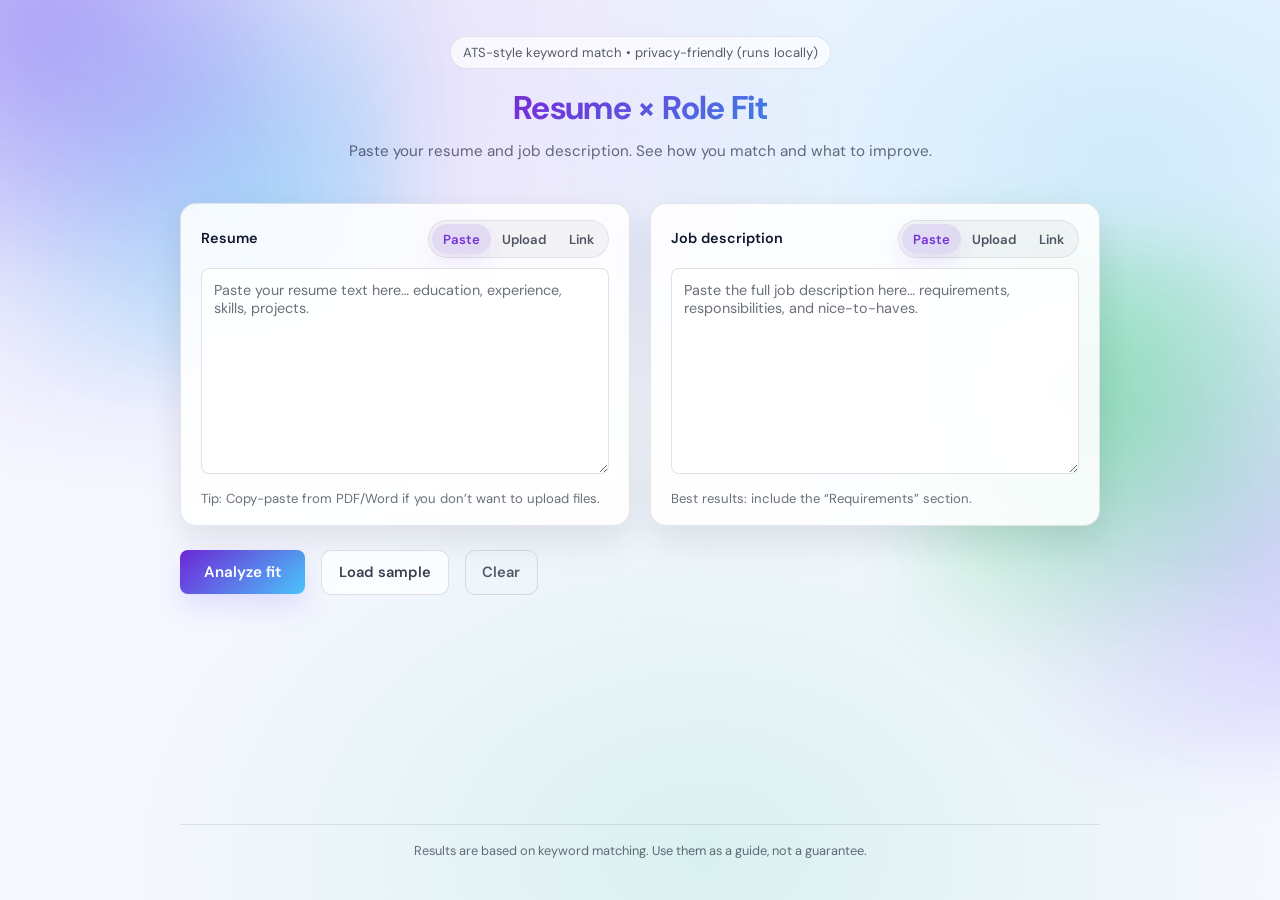
<file: index.html>
<!DOCTYPE html>
<html lang="en">
<head>
  <meta charset="UTF-8" />
  <meta name="viewport" content="width=device-width, initial-scale=1.0" />
  <title>Resume × Role Fit</title>
  <link rel="preconnect" href="https://fonts.googleapis.com" />
  <link rel="preconnect" href="https://fonts.gstatic.com" crossorigin />
  <link href="https://fonts.googleapis.com/css2?family=DM+Sans:ital,opsz,wght@0,9..40,400;0,9..40,500;0,9..40,600;0,9..40,700&family=JetBrains+Mono:wght@400;500&display=swap" rel="stylesheet" />
  <link rel="stylesheet" href="styles.css" />
</head>
<body>
  <div class="bg" aria-hidden="true">
    <div class="blob blob-a"></div>
    <div class="blob blob-b"></div>
    <div class="grid"></div>
  </div>

  <div class="app">
    <header class="header">
      <div class="badge">ATS-style keyword match • privacy-friendly (runs locally)</div>
      <h1>Resume × Role Fit</h1>
      <p class="tagline">Paste your resume and job description. See how you match and what to improve.</p>
    </header>

    <main class="main">
      <section class="inputs">
        <div class="input-card">
          <div class="input-head">
            <label for="resume">Resume</label>
            <div class="mode-tabs" data-group="resume" role="tablist" aria-label="Resume input mode">
              <button type="button" class="tab is-active" data-mode="paste" role="tab" aria-selected="true">Paste</button>
              <button type="button" class="tab" data-mode="file" role="tab" aria-selected="false">Upload</button>
              <button type="button" class="tab" data-mode="link" role="tab" aria-selected="false">Link</button>
            </div>
          </div>

          <div class="mode-panel" data-group="resume" data-mode="paste">
            <textarea id="resume" placeholder="Paste your resume text here… education, experience, skills, projects." rows="10"></textarea>
            <p class="hint">Tip: Copy-paste from PDF/Word if you don’t want to upload files.</p>
          </div>

          <div class="mode-panel is-hidden" data-group="resume" data-mode="file">
            <input id="resume-file" class="file" type="file" accept=".pdf,.docx,.txt,.png,.jpg,.jpeg,.webp" />
            <p class="hint">Supported: PDF, DOCX, TXT. Images use OCR (may require installing Tesseract).</p>
          </div>

          <div class="mode-panel is-hidden" data-group="resume" data-mode="link">
            <input id="resume-link" class="text" type="url" inputmode="url" placeholder="Paste a link to the resume / listing (PDF, DOCX, or a webpage)" />
            <p class="hint">If the link is private or requires login, paste the text instead.</p>
          </div>
        </div>
        <div class="input-card">
          <div class="input-head">
            <label for="job">Job description</label>
            <div class="mode-tabs" data-group="job" role="tablist" aria-label="Job input mode">
              <button type="button" class="tab is-active" data-mode="paste" role="tab" aria-selected="true">Paste</button>
              <button type="button" class="tab" data-mode="file" role="tab" aria-selected="false">Upload</button>
              <button type="button" class="tab" data-mode="link" role="tab" aria-selected="false">Link</button>
            </div>
          </div>

          <div class="mode-panel" data-group="job" data-mode="paste">
            <textarea id="job" placeholder="Paste the full job description here… requirements, responsibilities, and nice-to-haves." rows="10"></textarea>
            <p class="hint">Best results: include the “Requirements” section.</p>
          </div>

          <div class="mode-panel is-hidden" data-group="job" data-mode="file">
            <input id="job-file" class="file" type="file" accept=".pdf,.docx,.txt,.png,.jpg,.jpeg,.webp" />
            <p class="hint">Supported: PDF, DOCX, TXT. Images use OCR (may require installing Tesseract).</p>
          </div>

          <div class="mode-panel is-hidden" data-group="job" data-mode="link">
            <input id="job-link" class="text" type="url" inputmode="url" placeholder="Paste the job post link (webpage or PDF)" />
            <p class="hint">If the job post is behind a login, paste the text instead.</p>
          </div>
        </div>
      </section>

      <div class="actions">
        <button type="button" id="analyze" class="btn-analyze">Analyze fit</button>
        <button type="button" id="sample" class="btn-secondary">Load sample</button>
        <button type="button" id="clear" class="btn-ghost">Clear</button>
        <p id="status" class="status" aria-live="polite"></p>
      </div>

      <section id="results" class="results hidden" aria-live="polite">
        <div class="mini-stats" role="group" aria-label="Match summary">
          <div class="mini-stat">
            <div class="mini-k">Matched</div>
            <div class="mini-v"><span id="matched-count">—</span> / <span id="required-count">—</span></div>
          </div>
          <div class="mini-stat">
            <div class="mini-k">Gaps</div>
            <div class="mini-v" id="gap-count">—</div>
          </div>
          <div class="mini-stat">
            <div class="mini-k">Tip</div>
            <div class="mini-v mini-tip">Add missing skills to projects/experience bullets (only if true).</div>
          </div>
        </div>

        <div class="score-cards">
          <div class="score-card compatibility">
            <div class="score-top">
              <div>
                <span class="score-label">Compatibility</span>
                <p class="score-hint">How many job skills you already show</p>
              </div>
              <div id="compat-ring" class="ring" style="--p: 0">
                <div class="ring-inner">
                  <div class="ring-value"><span id="compat-value">—</span><span class="ring-suffix">%</span></div>
                  <div class="ring-sub">match</div>
                </div>
              </div>
            </div>
          </div>
          <div class="score-card chance">
            <div class="score-top">
              <div>
                <span class="score-label">Selection chance</span>
                <p class="score-hint">Heuristic shortlist estimate (guidance only)</p>
              </div>
              <div id="chance-ring" class="ring ring-accent" style="--p: 0">
                <div class="ring-inner">
                  <div class="ring-value"><span id="chance-value">—</span><span class="ring-suffix">%</span></div>
                  <div class="ring-sub">chance</div>
                </div>
              </div>
            </div>
          </div>
        </div>

        <div class="panels">
          <div class="panel strong">
            <h2>You’re strong in</h2>
            <p class="panel-desc">Skills from the job that appear in your resume.</p>
            <ul id="strong-list" class="skill-list"></ul>
          </div>
          <div class="panel improve">
            <h2>Consider working on</h2>
            <p class="panel-desc">Skills the job asks for that aren’t clearly reflected yet.</p>
            <ul id="improve-list" class="skill-list"></ul>
          </div>
          <div class="panel other">
            <h2>Other relevant skills</h2>
            <p class="panel-desc">Skills in your resume that weren’t in the job description.</p>
            <ul id="other-list" class="skill-list"></ul>
          </div>
        </div>

        <div class="insights">
          <div class="insight-card">
            <h2>Fit summary</h2>
            <p id="fit-summary" class="insight-text">—</p>
          </div>

          <div class="insight-card">
            <h2>Major alignment</h2>
            <div id="alignment-list" class="stack"></div>
            <h3 class="subhead">Major gaps</h3>
            <div id="gaps-list" class="stack"></div>
          </div>

          <div class="insight-card">
            <h2>Topics to prepare</h2>
            <div id="topics-list" class="topics"></div>
          </div>
        </div>
      </section>
    </main>

    <footer class="footer">
      <p>Results are based on keyword matching. Use them as a guide, not a guarantee.</p>
    </footer>
  </div>
  <script src="script.js"></script>
</body>
</html>
</file>
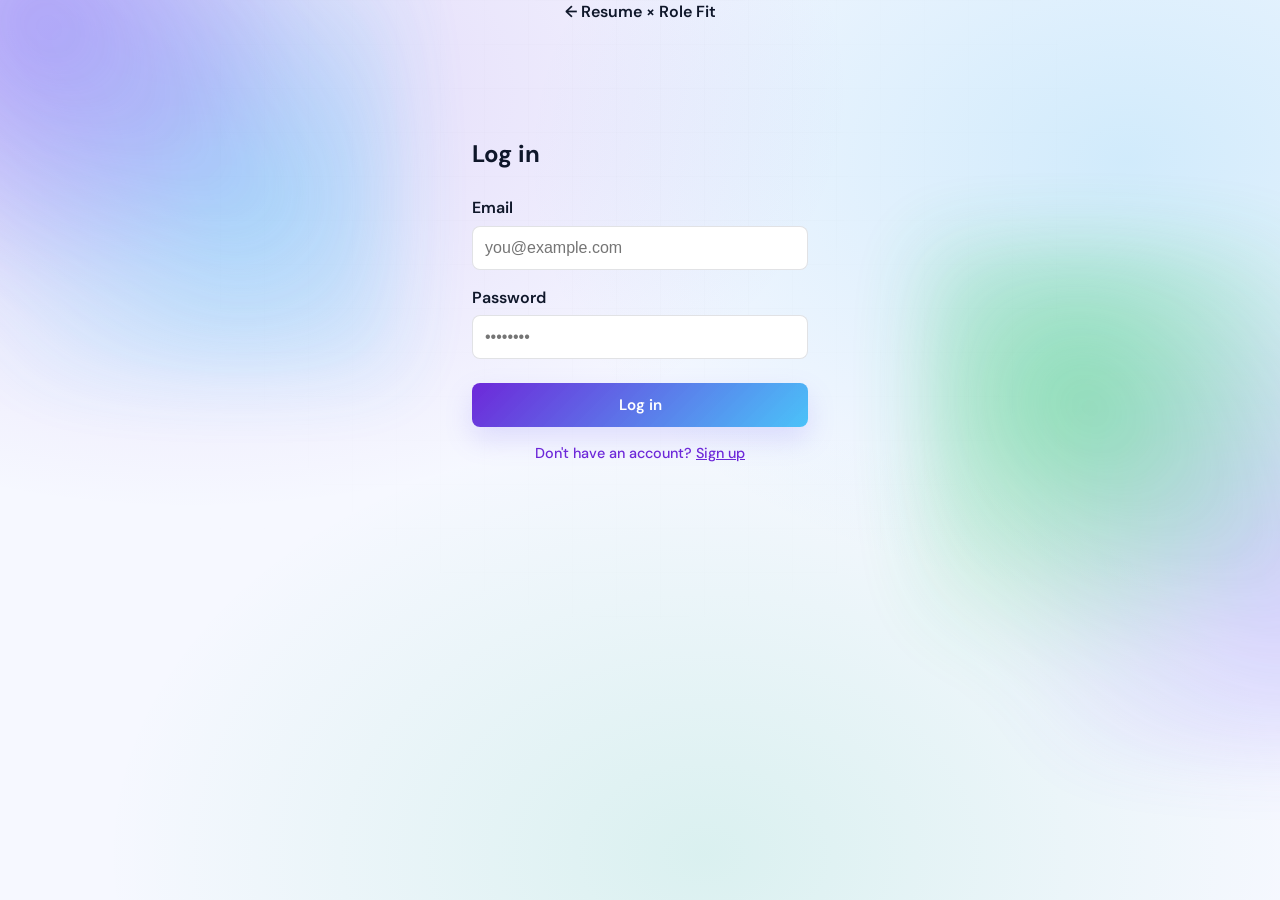
<file: static/login.html>
<!DOCTYPE html>
<html lang="en">
<head>
  <meta charset="UTF-8" />
  <meta name="viewport" content="width=device-width, initial-scale=1.0" />
  <title>Log in – Resume × Role Fit</title>
  <link rel="preconnect" href="https://fonts.googleapis.com" />
  <link rel="preconnect" href="https://fonts.gstatic.com" crossorigin />
  <link href="https://fonts.googleapis.com/css2?family=DM+Sans:ital,opsz,wght@0,9..40,400;0,9..40,500;0,9..40,600;0,9..40,700&display=swap" rel="stylesheet" />
  <link rel="stylesheet" href="styles.css" />
  <style>
    .auth-page { max-width: 400px; margin: 4rem auto; padding: 2rem; position: relative; z-index: 1; }
    .auth-page h1 { font-size: 1.5rem; margin-bottom: 1.5rem; }
    .auth-form label { display: block; font-weight: 600; margin-bottom: 0.35rem; }
    .auth-form input[type=email], .auth-form input[type=password] {
      width: 100%; padding: 0.75rem; margin-bottom: 1rem; border-radius: 8px;
      border: 1px solid rgba(15,23,42,0.12); font-size: 1rem;
    }
    .auth-form button { width: 100%; padding: 0.75rem; margin-top: 0.5rem; cursor: pointer; }
    .auth-link { text-align: center; margin-top: 1rem; font-size: 0.9rem; }
    .auth-link a { color: var(--accent); }
    .auth-nav { text-align: center; margin-bottom: 2rem; }
    .auth-nav a { color: var(--text); font-weight: 600; text-decoration: none; }
    .auth-nav a:hover { color: var(--accent); }
  </style>
</head>
<body>
  <div class="bg" aria-hidden="true">
    <div class="blob blob-a"></div>
    <div class="blob blob-b"></div>
    <div class="grid"></div>
  </div>
  <nav class="auth-nav"><a href="/">← Resume × Role Fit</a></nav>
  <div class="auth-page">
    <h1>Log in</h1>
    <form class="auth-form" id="loginForm">
      <label for="email">Email</label>
      <input type="email" id="email" required placeholder="you@example.com" />
      <label for="password">Password</label>
      <input type="password" id="password" required placeholder="••••••••" />
      <p id="err" class="status error" style="display:none;"></p>
      <button type="submit" class="btn-analyze">Log in</button>
    </form>
    <p class="auth-link">Don't have an account? <a href="/signup">Sign up</a></p>
  </div>
  <script>
    document.getElementById("loginForm").onsubmit = async (e) => {
      e.preventDefault();
      const err = document.getElementById("err");
      err.style.display = "none";
      const res = await fetch("/api/login", {
        method: "POST",
        headers: { "Content-Type": "application/json" },
        credentials: "include",
        body: JSON.stringify({
          email: document.getElementById("email").value,
          password: document.getElementById("password").value
        })
      });
      const data = await res.json();
      if (res.ok) window.location.href = "/";
      else { err.textContent = data.error || "Login failed"; err.style.display = "block"; }
    };
  </script>
</body>
</html>
</file>
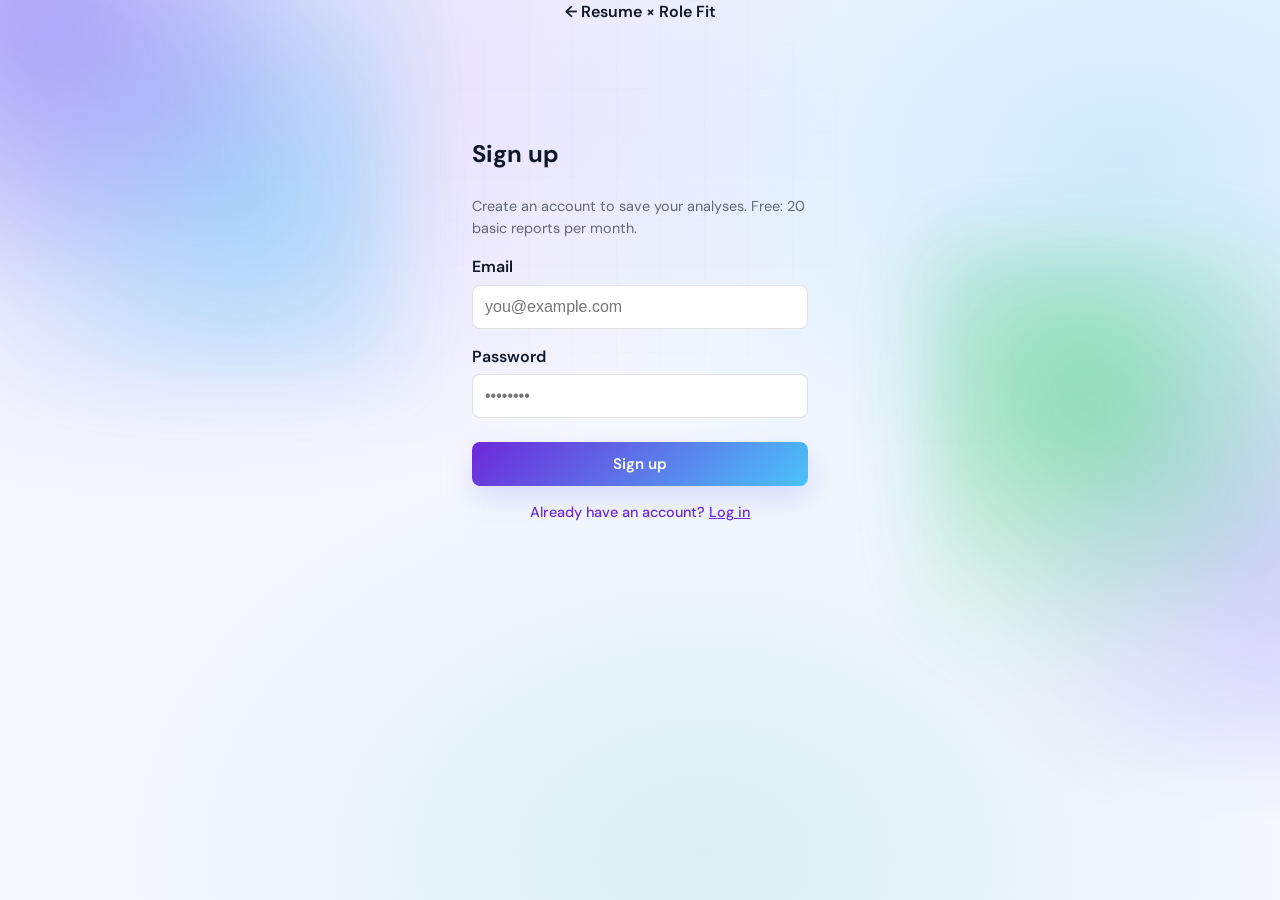
<file: static/signup.html>
<!DOCTYPE html>
<html lang="en">
<head>
  <meta charset="UTF-8" />
  <meta name="viewport" content="width=device-width, initial-scale=1.0" />
  <title>Sign up – Resume × Role Fit</title>
  <link rel="preconnect" href="https://fonts.googleapis.com" />
  <link rel="preconnect" href="https://fonts.gstatic.com" crossorigin />
  <link href="https://fonts.googleapis.com/css2?family=DM+Sans:ital,opsz,wght@0,9..40,400;0,9..40,500;0,9..40,600;0,9..40,700&display=swap" rel="stylesheet" />
  <link rel="stylesheet" href="styles.css" />
  <style>
    .auth-page { max-width: 400px; margin: 4rem auto; padding: 2rem; position: relative; z-index: 1; }
    .auth-page h1 { font-size: 1.5rem; margin-bottom: 1.5rem; }
    .auth-form label { display: block; font-weight: 600; margin-bottom: 0.35rem; }
    .auth-form input[type=email], .auth-form input[type=password] {
      width: 100%; padding: 0.75rem; margin-bottom: 1rem; border-radius: 8px;
      border: 1px solid rgba(15,23,42,0.12); font-size: 1rem;
    }
    .auth-form button { width: 100%; padding: 0.75rem; margin-top: 0.5rem; cursor: pointer; }
    .auth-link { text-align: center; margin-top: 1rem; font-size: 0.9rem; }
    .auth-link a { color: var(--accent); }
    .auth-nav { text-align: center; margin-bottom: 2rem; }
    .auth-nav a { color: var(--text); font-weight: 600; text-decoration: none; }
    .auth-nav a:hover { color: var(--accent); }
  </style>
</head>
<body>
  <div class="bg" aria-hidden="true">
    <div class="blob blob-a"></div>
    <div class="blob blob-b"></div>
    <div class="grid"></div>
  </div>
  <nav class="auth-nav"><a href="/">← Resume × Role Fit</a></nav>
  <div class="auth-page">
    <h1>Sign up</h1>
    <p style="font-size:0.9rem;color:var(--text-muted);margin-bottom:1rem;">Create an account to save your analyses. Free: 20 basic reports per month.</p>
    <form class="auth-form" id="signupForm">
      <label for="email">Email</label>
      <input type="email" id="email" required placeholder="you@example.com" />
      <label for="password">Password</label>
      <input type="password" id="password" required placeholder="••••••••" minlength="6" />
      <p id="err" class="status error" style="display:none;"></p>
      <button type="submit" class="btn-analyze">Sign up</button>
    </form>
    <p class="auth-link">Already have an account? <a href="/login">Log in</a></p>
  </div>
  <script>
    document.getElementById("signupForm").onsubmit = async (e) => {
      e.preventDefault();
      const err = document.getElementById("err");
      err.style.display = "none";
      const res = await fetch("/api/signup", {
        method: "POST",
        headers: { "Content-Type": "application/json" },
        credentials: "include",
        body: JSON.stringify({
          email: document.getElementById("email").value,
          password: document.getElementById("password").value
        })
      });
      const data = await res.json();
      if (res.ok) window.location.href = "/";
      else { err.textContent = data.error || "Sign up failed"; err.style.display = "block"; }
    };
  </script>
</body>
</html>
</file>
<file: styles.css>
:root {
  --bg: #f6f8ff;
  --surface: rgba(255, 255, 255, 0.88);
  --surface2: rgba(255, 255, 255, 0.72);
  --border: rgba(17, 24, 39, 0.10);
  --text: #0f172a;
  --text-muted: rgba(15, 23, 42, 0.62);
  --accent: #6d28d9;
  --accent-dim: #5b21b6;
  --accent2: #10b981;
  --accent3: #0ea5e9;
  --strong: #4ade80;
  --improve: #fbbf24;
  --other: #60a5fa;
  --radius: 12px;
  --radius-lg: 16px;
  --shadow: 0 20px 65px rgba(15, 23, 42, 0.12);
  --shadow-soft: 0 14px 35px rgba(15, 23, 42, 0.10);
  --font: "DM Sans", system-ui, sans-serif;
  --font-mono: "JetBrains Mono", monospace;
}

* {
  box-sizing: border-box;
}

body {
  margin: 0;
  min-height: 100vh;
  background: radial-gradient(1100px 700px at 15% 10%, rgba(109, 40, 217, 0.16), transparent 60%),
              radial-gradient(1000px 720px at 88% 18%, rgba(14, 165, 233, 0.16), transparent 60%),
              radial-gradient(1000px 720px at 55% 95%, rgba(16, 185, 129, 0.12), transparent 60%),
              var(--bg);
  color: var(--text);
  font-family: var(--font);
  font-size: 16px;
  line-height: 1.5;
}

.bg {
  position: fixed;
  inset: 0;
  pointer-events: none;
  z-index: 0;
}

.blob {
  position: absolute;
  width: 520px;
  height: 520px;
  filter: blur(36px);
  opacity: 0.85;
  transform: translate3d(0, 0, 0);
}

.blob-a {
  left: -120px;
  top: -140px;
  background: radial-gradient(circle at 30% 30%, rgba(124, 108, 246, 0.65), transparent 55%),
              radial-gradient(circle at 70% 65%, rgba(56, 189, 248, 0.45), transparent 60%);
}

.blob-b {
  right: -160px;
  top: 240px;
  background: radial-gradient(circle at 30% 30%, rgba(34, 197, 94, 0.55), transparent 55%),
              radial-gradient(circle at 70% 65%, rgba(124, 108, 246, 0.35), transparent 60%);
}

.grid {
  position: absolute;
  inset: 0;
  opacity: 0.18;
  background-image:
    linear-gradient(to right, rgba(15, 23, 42, 0.06) 1px, transparent 1px),
    linear-gradient(to bottom, rgba(15, 23, 42, 0.06) 1px, transparent 1px);
  background-size: 44px 44px;
  mask-image: radial-gradient(circle at 50% 20%, rgba(0,0,0,1), transparent 72%);
}

.app {
  max-width: 960px;
  margin: 0 auto;
  padding: 2.25rem 1.25rem 2.5rem;
  min-height: 100vh;
  display: flex;
  flex-direction: column;
  position: relative;
  z-index: 1;
}

.header {
  text-align: center;
  margin-bottom: 2.5rem;
}

.badge {
  display: inline-flex;
  align-items: center;
  gap: 0.5rem;
  padding: 0.35rem 0.75rem;
  margin-bottom: 0.9rem;
  border-radius: 999px;
  background: rgba(255, 255, 255, 0.70);
  border: 1px solid rgba(15, 23, 42, 0.10);
  color: rgba(15, 23, 42, 0.70);
  font-size: 0.82rem;
  backdrop-filter: blur(10px);
}

.header h1 {
  font-size: 2.05rem;
  font-weight: 700;
  letter-spacing: -0.02em;
  margin: 0 0 0.5rem;
  background: linear-gradient(135deg, rgba(15, 23, 42, 1) 0%, rgba(109, 40, 217, 0.95) 38%, rgba(14, 165, 233, 0.92) 82%);
  -webkit-background-clip: text;
  -webkit-text-fill-color: transparent;
  background-clip: text;
}

.tagline {
  color: var(--text-muted);
  font-size: 0.95rem;
  margin: 0;
}

.main {
  flex: 1;
}

.inputs {
  display: grid;
  grid-template-columns: 1fr 1fr;
  gap: 1.25rem;
  margin-bottom: 1.5rem;
}

@media (max-width: 700px) {
  .inputs {
    grid-template-columns: 1fr;
  }
}

.input-card {
  background: var(--surface);
  border: 1px solid var(--border);
  border-radius: var(--radius-lg);
  padding: 1rem 1.25rem;
  box-shadow: var(--shadow-soft);
  backdrop-filter: blur(12px);
}

.input-head {
  display: flex;
  align-items: center;
  justify-content: space-between;
  gap: 0.75rem;
  margin-bottom: 0.65rem;
}

.input-card label {
  display: block;
  font-weight: 600;
  font-size: 0.9rem;
  margin-bottom: 0;
  color: var(--text);
}

.mode-tabs {
  display: inline-flex;
  align-items: center;
  padding: 0.2rem;
  border-radius: 999px;
  background: rgba(15, 23, 42, 0.04);
  border: 1px solid rgba(15, 23, 42, 0.08);
}

.tab {
  appearance: none;
  border: 0;
  background: transparent;
  color: rgba(15, 23, 42, 0.72);
  font-family: var(--font);
  font-weight: 600;
  font-size: 0.82rem;
  padding: 0.38rem 0.7rem;
  border-radius: 999px;
  cursor: pointer;
  transition: background 0.2s, color 0.2s, box-shadow 0.2s;
}

.tab:hover {
  background: rgba(15, 23, 42, 0.05);
}

.tab.is-active {
  background: rgba(109, 40, 217, 0.12);
  color: rgba(109, 40, 217, 0.95);
  box-shadow: 0 10px 25px rgba(109, 40, 217, 0.10);
}

.mode-panel.is-hidden {
  display: none;
}

.hint {
  margin: 0.5rem 0 0;
  font-size: 0.82rem;
  color: var(--text-muted);
}

.input-card input.text {
  width: 100%;
  padding: 0.75rem;
  background: rgba(255, 255, 255, 0.85);
  border: 1px solid rgba(15, 23, 42, 0.12);
  border-radius: 10px;
  color: var(--text);
  font-family: var(--font);
  font-size: 0.92rem;
  transition: border-color 0.2s, box-shadow 0.2s;
}

.input-card input.text::placeholder {
  color: rgba(15, 23, 42, 0.45);
}

.input-card input.text:focus {
  outline: none;
  border-color: rgba(109, 40, 217, 0.55);
  box-shadow: 0 0 0 4px rgba(109, 40, 217, 0.12);
}

.input-card input.file {
  width: 100%;
}

.input-card textarea {
  width: 100%;
  min-height: 180px;
  padding: 0.75rem;
  background: rgba(255, 255, 255, 0.85);
  border: 1px solid rgba(15, 23, 42, 0.12);
  border-radius: 8px;
  color: var(--text);
  font-family: var(--font);
  font-size: 0.9rem;
  resize: vertical;
  transition: border-color 0.2s, box-shadow 0.2s;
}

.input-card textarea::placeholder {
  color: var(--text-muted);
}

.input-card textarea:focus {
  outline: none;
  border-color: rgba(109, 40, 217, 0.55);
  box-shadow: 0 0 0 4px rgba(109, 40, 217, 0.12);
}

.actions {
  display: flex;
  align-items: center;
  gap: 1rem;
  margin-bottom: 2rem;
  flex-wrap: wrap;
}

.btn-analyze {
  padding: 0.75rem 1.5rem;
  background: linear-gradient(135deg, var(--accent) 0%, rgba(56, 189, 248, 0.90) 100%);
  color: #fff;
  border: none;
  border-radius: 8px;
  font-family: var(--font);
  font-weight: 600;
  font-size: 0.95rem;
  cursor: pointer;
  transition: transform 0.12s, box-shadow 0.2s, filter 0.2s;
  box-shadow: 0 12px 28px rgba(124, 108, 246, 0.20);
}

.btn-analyze:hover {
  filter: brightness(1.05);
}

.btn-analyze:active {
  transform: scale(0.98);
}

.btn-secondary,
.btn-ghost {
  padding: 0.72rem 1.05rem;
  border-radius: 10px;
  font-family: var(--font);
  font-weight: 600;
  font-size: 0.92rem;
  cursor: pointer;
  transition: transform 0.12s, box-shadow 0.2s, background 0.2s, border-color 0.2s;
}

.btn-secondary {
  background: rgba(255, 255, 255, 0.70);
  border: 1px solid rgba(15, 23, 42, 0.12);
  color: rgba(15, 23, 42, 0.82);
  backdrop-filter: blur(10px);
}

.btn-secondary:hover {
  background: rgba(255, 255, 255, 0.85);
  border-color: rgba(15, 23, 42, 0.14);
}

.btn-ghost {
  background: transparent;
  border: 1px solid rgba(15, 23, 42, 0.12);
  color: rgba(15, 23, 42, 0.70);
}

.btn-ghost:hover {
  background: rgba(15, 23, 42, 0.04);
}

.btn-analyze:disabled {
  opacity: 0.6;
  cursor: not-allowed;
}

.status {
  font-size: 0.9rem;
  color: var(--text-muted);
  margin: 0;
}

.status.error {
  color: #f87171;
}

.results {
  margin-top: 0.5rem;
}

.results.hidden {
  display: none;
}

.mini-stats {
  display: grid;
  grid-template-columns: 160px 120px 1fr;
  gap: 0.75rem;
  margin-bottom: 1rem;
}

@media (max-width: 800px) {
  .mini-stats {
    grid-template-columns: 1fr;
  }
}

.mini-stat {
  background: var(--surface);
  border: 1px solid var(--border);
  border-radius: var(--radius-lg);
  padding: 0.9rem 1rem;
  box-shadow: var(--shadow-soft);
  backdrop-filter: blur(12px);
}

.mini-k {
  font-size: 0.78rem;
  color: var(--text-muted);
  margin-bottom: 0.2rem;
}

.mini-v {
  font-size: 0.95rem;
  font-weight: 650;
  color: rgba(15, 23, 42, 0.85);
}

.mini-tip {
  font-weight: 500;
  color: rgba(15, 23, 42, 0.70);
}

.score-cards {
  display: grid;
  grid-template-columns: 1fr 1fr;
  gap: 1rem;
  margin-bottom: 2rem;
}

@media (max-width: 500px) {
  .score-cards {
    grid-template-columns: 1fr;
  }
}

.score-card {
  background: var(--surface);
  border: 1px solid var(--border);
  border-radius: var(--radius-lg);
  padding: 1.25rem 1.5rem;
  box-shadow: var(--shadow);
  backdrop-filter: blur(12px);
}

.score-card.compatibility {
  border-left: 3px solid var(--strong);
}

.score-card.chance {
  border-left: 3px solid var(--accent);
}

.score-label {
  display: block;
  font-size: 0.85rem;
  font-weight: 500;
  color: var(--text-muted);
  margin-bottom: 0.25rem;
}

.score-hint {
  font-size: 0.8rem;
  color: var(--text-muted);
  margin: 0.25rem 0 0;
}

.score-top {
  display: flex;
  align-items: center;
  justify-content: space-between;
  gap: 1.25rem;
}

.ring {
  --p: 0;
  width: 96px;
  height: 96px;
  border-radius: 999px;
  background: conic-gradient(
    from 225deg,
    rgba(74, 222, 128, 0.95) 0%,
    rgba(74, 222, 128, 0.95) calc(var(--p) * 1%),
    rgba(15, 23, 42, 0.10) calc(var(--p) * 1%),
    rgba(15, 23, 42, 0.10) 100%
  );
  display: grid;
  place-items: center;
  box-shadow: 0 18px 38px rgba(15, 23, 42, 0.14);
}

.ring.ring-accent {
  background: conic-gradient(
    from 225deg,
    rgba(109, 40, 217, 0.95) 0%,
    rgba(109, 40, 217, 0.95) calc(var(--p) * 1%),
    rgba(15, 23, 42, 0.10) calc(var(--p) * 1%),
    rgba(15, 23, 42, 0.10) 100%
  );
}

.ring-inner {
  width: 76px;
  height: 76px;
  border-radius: 999px;
  background: rgba(255, 255, 255, 0.92);
  border: 1px solid rgba(15, 23, 42, 0.10);
  display: grid;
  place-items: center;
  text-align: center;
}

.ring-value {
  font-family: var(--font-mono);
  font-weight: 700;
  font-size: 1.15rem;
  letter-spacing: -0.02em;
}

.ring-suffix {
  font-family: var(--font-mono);
  font-weight: 600;
  font-size: 0.95rem;
  color: rgba(15, 23, 42, 0.60);
  margin-left: 1px;
}

.ring-sub {
  margin-top: -2px;
  font-size: 0.72rem;
  color: rgba(15, 23, 42, 0.55);
}

.panels {
  display: grid;
  grid-template-columns: 1fr 1fr 1fr;
  gap: 1rem;
}

@media (max-width: 800px) {
  .panels {
    grid-template-columns: 1fr;
  }
}

.panel {
  background: var(--surface);
  border: 1px solid var(--border);
  border-radius: var(--radius-lg);
  padding: 1.25rem;
  box-shadow: var(--shadow-soft);
  backdrop-filter: blur(12px);
}

.panel.strong {
  border-top: 3px solid var(--strong);
}

.panel.improve {
  border-top: 3px solid var(--improve);
}

.panel.other {
  border-top: 3px solid var(--other);
}

.panel h2 {
  font-size: 1rem;
  font-weight: 600;
  margin: 0 0 0.35rem;
}

.panel-desc {
  font-size: 0.8rem;
  color: var(--text-muted);
  margin: 0 0 0.75rem;
}

.skill-list {
  list-style: none;
  padding: 0;
  margin: 0;
  display: flex;
  flex-wrap: wrap;
  gap: 0.4rem;
}

.skill-list li {
  display: inline-block;
  padding: 0.25rem 0.5rem;
  background: rgba(15, 23, 42, 0.04);
  border-radius: 6px;
  font-size: 0.8rem;
  font-family: var(--font-mono);
  border: 1px solid rgba(15, 23, 42, 0.08);
}

.panel.strong .skill-list li {
  color: var(--strong);
  border: 1px solid rgba(74, 222, 128, 0.3);
}

.panel.improve .skill-list li {
  color: var(--improve);
  border: 1px solid rgba(251, 191, 36, 0.3);
}

.panel.other .skill-list li {
  color: var(--other);
  border: 1px solid rgba(96, 165, 250, 0.3);
}

.skill-list.empty::after {
  content: "None identified";
  font-size: 0.85rem;
  color: var(--text-muted);
}

.insights {
  margin-top: 1.25rem;
  display: grid;
  grid-template-columns: 1fr 1fr 1fr;
  gap: 1rem;
}

@media (max-width: 900px) {
  .insights {
    grid-template-columns: 1fr;
  }
}

.insight-card {
  background: var(--surface);
  border: 1px solid var(--border);
  border-radius: var(--radius-lg);
  padding: 1.25rem;
  box-shadow: var(--shadow-soft);
  backdrop-filter: blur(12px);
}

.insight-card h2 {
  font-size: 1rem;
  font-weight: 700;
  margin: 0 0 0.5rem;
}

.insight-text {
  margin: 0;
  color: rgba(15, 23, 42, 0.75);
  font-size: 0.92rem;
}

.subhead {
  margin: 0.9rem 0 0.5rem;
  font-size: 0.86rem;
  color: rgba(15, 23, 42, 0.70);
  font-weight: 700;
  letter-spacing: 0.01em;
  text-transform: uppercase;
}

.stack {
  display: flex;
  flex-direction: column;
  gap: 0.55rem;
}

.pill {
  display: inline-flex;
  flex-wrap: wrap;
  align-items: center;
  gap: 0.4rem;
  padding: 0.55rem 0.65rem;
  border-radius: 12px;
  background: rgba(15, 23, 42, 0.04);
  border: 1px solid rgba(15, 23, 42, 0.08);
}

.pill .pill-title {
  font-weight: 800;
  font-size: 0.86rem;
  color: rgba(15, 23, 42, 0.80);
}

.pill .pill-meta {
  font-family: var(--font-mono);
  font-size: 0.78rem;
  color: rgba(15, 23, 42, 0.62);
}

.topics {
  display: flex;
  flex-direction: column;
  gap: 0.65rem;
}

.topic {
  padding: 0.7rem 0.8rem;
  border-radius: 12px;
  background: rgba(109, 40, 217, 0.06);
  border: 1px solid rgba(109, 40, 217, 0.12);
}

.topic .topic-skill {
  font-family: var(--font-mono);
  font-weight: 700;
  color: rgba(109, 40, 217, 0.95);
  font-size: 0.84rem;
  margin-bottom: 0.35rem;
}

.topic ul {
  margin: 0.35rem 0 0;
  padding-left: 1.1rem;
  color: rgba(15, 23, 42, 0.72);
  font-size: 0.9rem;
}

.footer {
  margin-top: 2.5rem;
  padding-top: 1rem;
  border-top: 1px solid var(--border);
  text-align: center;
}

.footer p {
  font-size: 0.8rem;
  color: var(--text-muted);
  margin: 0;
}
</file>
<file: static/styles.css>
:root {
  --bg: #f6f8ff;
  --surface: rgba(255, 255, 255, 0.88);
  --surface2: rgba(255, 255, 255, 0.72);
  --border: rgba(17, 24, 39, 0.10);
  --text: #0f172a;
  --text-muted: rgba(15, 23, 42, 0.62);
  --accent: #6d28d9;
  --accent-dim: #5b21b6;
  --accent2: #10b981;
  --accent3: #0ea5e9;
  --strong: #4ade80;
  --improve: #fbbf24;
  --other: #60a5fa;
  --radius: 12px;
  --radius-lg: 16px;
  --shadow: 0 20px 65px rgba(15, 23, 42, 0.12);
  --shadow-soft: 0 14px 35px rgba(15, 23, 42, 0.10);
  --font: "DM Sans", system-ui, sans-serif;
  --font-mono: "JetBrains Mono", monospace;
}

* {
  box-sizing: border-box;
}

body {
  margin: 0;
  min-height: 100vh;
  background: radial-gradient(1100px 700px at 15% 10%, rgba(109, 40, 217, 0.16), transparent 60%),
              radial-gradient(1000px 720px at 88% 18%, rgba(14, 165, 233, 0.16), transparent 60%),
              radial-gradient(1000px 720px at 55% 95%, rgba(16, 185, 129, 0.12), transparent 60%),
              var(--bg);
  color: var(--text);
  font-family: var(--font);
  font-size: 16px;
  line-height: 1.5;
}

.bg {
  position: fixed;
  inset: 0;
  pointer-events: none;
  z-index: 0;
}

.blob {
  position: absolute;
  width: 520px;
  height: 520px;
  filter: blur(36px);
  opacity: 0.85;
  transform: translate3d(0, 0, 0);
}

.blob-a {
  left: -120px;
  top: -140px;
  background: radial-gradient(circle at 30% 30%, rgba(124, 108, 246, 0.65), transparent 55%),
              radial-gradient(circle at 70% 65%, rgba(56, 189, 248, 0.45), transparent 60%);
}

.blob-b {
  right: -160px;
  top: 240px;
  background: radial-gradient(circle at 30% 30%, rgba(34, 197, 94, 0.55), transparent 55%),
              radial-gradient(circle at 70% 65%, rgba(124, 108, 246, 0.35), transparent 60%);
}

.grid {
  position: absolute;
  inset: 0;
  opacity: 0.18;
  background-image:
    linear-gradient(to right, rgba(15, 23, 42, 0.06) 1px, transparent 1px),
    linear-gradient(to bottom, rgba(15, 23, 42, 0.06) 1px, transparent 1px);
  background-size: 44px 44px;
  mask-image: radial-gradient(circle at 50% 20%, rgba(0,0,0,1), transparent 72%);
}

.app {
  max-width: 960px;
  margin: 0 auto;
  padding: 2.25rem 1.25rem 2.5rem;
  min-height: 100vh;
  display: flex;
  flex-direction: column;
  position: relative;
  z-index: 1;
}

.hidden {
  display: none !important;
}

.auth-bar {
  margin-bottom: 1rem;
  padding: 0.6rem 0;
  border-bottom: 1px solid var(--border);
}
.auth-bar-inner {
  display: flex;
  align-items: center;
  justify-content: space-between;
  flex-wrap: wrap;
  gap: 0.75rem;
}
.auth-bar-left {
  display: flex;
  align-items: center;
  flex-wrap: wrap;
  gap: 0.75rem;
}
.auth-bar-right {
  display: flex;
  align-items: center;
  gap: 0.75rem;
  margin-left: auto;
}
.auth-user { font-size: 0.9rem; font-weight: 600; }
.auth-usage { font-size: 0.82rem; color: var(--text-muted); }
.auth-link.btn-link,
.auth-link {
  font-size: 0.9rem;
  color: var(--accent);
  background: none;
  border: none;
  cursor: pointer;
  font-family: var(--font);
  font-weight: 500;
  padding: 0;
}
.auth-link.btn-link:hover,
.auth-link:hover { text-decoration: underline; }
.btn-link-small {
  font-size: 0.85rem;
  margin-top: 0.5rem;
  padding: 0.25rem 0;
}
.detailed-gate {
  background: var(--surface);
  border: 1px solid var(--border);
  border-radius: var(--radius);
  padding: 1rem 1.25rem;
  margin-bottom: 1rem;
}
.detailed-gate p { margin: 0 0 0.75rem; }
.detailed-gate-actions { display: flex; gap: 0.75rem; flex-wrap: wrap; }
.modal {
  position: fixed;
  inset: 0;
  z-index: 1000;
  display: flex;
  align-items: center;
  justify-content: center;
  padding: 1rem;
}
.modal.hidden { display: none !important; }
.modal-backdrop {
  position: absolute;
  inset: 0;
  background: rgba(15, 23, 42, 0.4);
  cursor: pointer;
}
.modal-box {
  position: relative;
  background: var(--surface);
  border: 1px solid var(--border);
  border-radius: var(--radius-lg);
  padding: 1.5rem 2rem;
  max-width: 400px;
  width: 100%;
  box-shadow: var(--shadow);
}
.modal-title { font-size: 1.25rem; margin: 0 0 1rem; }
.modal-desc { font-size: 0.9rem; color: var(--text-muted); margin: 0 0 1rem; }
.modal-form label {
  display: block;
  font-size: 0.9rem;
  font-weight: 600;
  margin: 0.75rem 0 0.25rem;
}
.modal-form label:first-of-type { margin-top: 0; }
.modal-form input {
  width: 100%;
  padding: 0.6rem 0.75rem;
  border: 1px solid var(--border);
  border-radius: 8px;
  font-family: var(--font);
  font-size: 0.95rem;
}
.modal-form button[type="submit"] { margin-top: 1rem; width: 100%; }
.modal-close {
  position: absolute;
  top: 0.75rem;
  right: 1rem;
  background: none;
  border: none;
  font-size: 1.5rem;
  color: var(--text-muted);
  cursor: pointer;
  line-height: 1;
  padding: 0;
}
.modal-close:hover { color: var(--text); }
.btn-upgrade {
  padding: 0.4rem 0.8rem;
  font-size: 0.85rem;
  font-weight: 600;
  background: var(--accent);
  color: #fff;
  border: none;
  border-radius: 8px;
  cursor: pointer;
  font-family: var(--font);
}
.btn-topup {
  padding: 0.4rem 0.8rem;
  font-size: 0.85rem;
  background: var(--accent2);
  color: #fff;
  border: none;
  border-radius: 8px;
  cursor: pointer;
  font-family: var(--font);
}
.detailed-results { margin-top: 1.5rem; }
.detailed-report-header {
  display: flex;
  flex-wrap: wrap;
  align-items: center;
  justify-content: space-between;
  gap: 0.75rem;
  margin-bottom: 0.75rem;
}
.detailed-report-header h2 { font-size: 1.1rem; margin: 0; }
.detailed-results h2 { font-size: 1.1rem; margin-bottom: 0.75rem; }
.detailed-content {
  background: var(--surface);
  border: 1px solid var(--border);
  border-radius: var(--radius);
  padding: 1.25rem;
  font-size: 0.92rem;
  line-height: 1.6;
}
.detailed-content h3 { font-size: 0.95rem; margin: 1rem 0 0.4rem; }
.detailed-content ul { margin: 0.25rem 0; padding-left: 1.25rem; }

.header {
  text-align: center;
  margin-bottom: 2.5rem;
}

.badge {
  display: inline-flex;
  align-items: center;
  gap: 0.5rem;
  padding: 0.35rem 0.75rem;
  margin-bottom: 0.9rem;
  border-radius: 999px;
  background: rgba(255, 255, 255, 0.70);
  border: 1px solid rgba(15, 23, 42, 0.10);
  color: rgba(15, 23, 42, 0.70);
  font-size: 0.82rem;
  backdrop-filter: blur(10px);
}

.header h1 {
  font-size: 2.05rem;
  font-weight: 700;
  letter-spacing: -0.02em;
  margin: 0 0 0.5rem;
  background: linear-gradient(135deg, rgba(15, 23, 42, 1) 0%, rgba(109, 40, 217, 0.95) 38%, rgba(14, 165, 233, 0.92) 82%);
  -webkit-background-clip: text;
  -webkit-text-fill-color: transparent;
  background-clip: text;
}

.tagline {
  color: var(--text-muted);
  font-size: 0.95rem;
  margin: 0;
}

.main {
  flex: 1;
}

.inputs {
  display: grid;
  grid-template-columns: 1fr 1fr;
  gap: 1.25rem;
  margin-bottom: 1.5rem;
}

@media (max-width: 700px) {
  .inputs {
    grid-template-columns: 1fr;
  }
}

.input-card {
  background: var(--surface);
  border: 1px solid var(--border);
  border-radius: var(--radius-lg);
  padding: 1rem 1.25rem;
  box-shadow: var(--shadow-soft);
  backdrop-filter: blur(12px);
}

.input-head {
  display: flex;
  align-items: center;
  justify-content: space-between;
  gap: 0.75rem;
  margin-bottom: 0.65rem;
}

.input-card label {
  display: block;
  font-weight: 600;
  font-size: 0.9rem;
  margin-bottom: 0;
  color: var(--text);
}

.mode-tabs {
  display: inline-flex;
  align-items: center;
  padding: 0.2rem;
  border-radius: 999px;
  background: rgba(15, 23, 42, 0.04);
  border: 1px solid rgba(15, 23, 42, 0.08);
}

.tab {
  appearance: none;
  border: 0;
  background: transparent;
  color: rgba(15, 23, 42, 0.72);
  font-family: var(--font);
  font-weight: 600;
  font-size: 0.82rem;
  padding: 0.38rem 0.7rem;
  border-radius: 999px;
  cursor: pointer;
  transition: background 0.2s, color 0.2s, box-shadow 0.2s;
}

.tab:hover {
  background: rgba(15, 23, 42, 0.05);
}

.tab.is-active {
  background: rgba(109, 40, 217, 0.12);
  color: rgba(109, 40, 217, 0.95);
  box-shadow: 0 10px 25px rgba(109, 40, 217, 0.10);
}

.mode-panel.is-hidden {
  display: none;
}

.hint {
  margin: 0.5rem 0 0;
  font-size: 0.82rem;
  color: var(--text-muted);
}

.input-card input.text {
  width: 100%;
  padding: 0.75rem;
  background: rgba(255, 255, 255, 0.85);
  border: 1px solid rgba(15, 23, 42, 0.12);
  border-radius: 10px;
  color: var(--text);
  font-family: var(--font);
  font-size: 0.92rem;
  transition: border-color 0.2s, box-shadow 0.2s;
}

.input-card input.text::placeholder {
  color: rgba(15, 23, 42, 0.45);
}

.input-card input.text:focus {
  outline: none;
  border-color: rgba(109, 40, 217, 0.55);
  box-shadow: 0 0 0 4px rgba(109, 40, 217, 0.12);
}

.input-card input.file {
  width: 100%;
}

.input-card textarea {
  width: 100%;
  min-height: 180px;
  padding: 0.75rem;
  background: rgba(255, 255, 255, 0.85);
  border: 1px solid rgba(15, 23, 42, 0.12);
  border-radius: 8px;
  color: var(--text);
  font-family: var(--font);
  font-size: 0.9rem;
  resize: vertical;
  transition: border-color 0.2s, box-shadow 0.2s;
}

.input-card textarea::placeholder {
  color: var(--text-muted);
}

.input-card textarea:focus {
  outline: none;
  border-color: rgba(109, 40, 217, 0.55);
  box-shadow: 0 0 0 4px rgba(109, 40, 217, 0.12);
}

.actions {
  display: flex;
  align-items: center;
  gap: 1rem;
  margin-bottom: 2rem;
  flex-wrap: wrap;
}

.btn-analyze {
  padding: 0.75rem 1.5rem;
  background: linear-gradient(135deg, var(--accent) 0%, rgba(56, 189, 248, 0.90) 100%);
  color: #fff;
  border: none;
  border-radius: 8px;
  font-family: var(--font);
  font-weight: 600;
  font-size: 0.95rem;
  cursor: pointer;
  transition: transform 0.12s, box-shadow 0.2s, filter 0.2s;
  box-shadow: 0 12px 28px rgba(124, 108, 246, 0.20);
}

.btn-analyze:hover {
  filter: brightness(1.05);
}

.btn-analyze:active {
  transform: scale(0.98);
}

.btn-secondary,
.btn-ghost {
  padding: 0.72rem 1.05rem;
  border-radius: 10px;
  font-family: var(--font);
  font-weight: 600;
  font-size: 0.92rem;
  cursor: pointer;
  transition: transform 0.12s, box-shadow 0.2s, background 0.2s, border-color 0.2s;
}

.btn-secondary {
  background: rgba(255, 255, 255, 0.70);
  border: 1px solid rgba(15, 23, 42, 0.12);
  color: rgba(15, 23, 42, 0.82);
  backdrop-filter: blur(10px);
}

.btn-secondary:hover {
  background: rgba(255, 255, 255, 0.85);
  border-color: rgba(15, 23, 42, 0.14);
}

.btn-ghost {
  background: transparent;
  border: 1px solid rgba(15, 23, 42, 0.12);
  color: rgba(15, 23, 42, 0.70);
}

.btn-ghost:hover {
  background: rgba(15, 23, 42, 0.04);
}

.btn-analyze:disabled {
  opacity: 0.6;
  cursor: not-allowed;
}

.status {
  font-size: 0.9rem;
  color: var(--text-muted);
  margin: 0;
}

.status.error {
  color: #f87171;
}

.results {
  margin-top: 0.5rem;
}

.results.hidden {
  display: none;
}

.mini-stats {
  display: grid;
  grid-template-columns: 160px 120px 1fr;
  gap: 0.75rem;
  margin-bottom: 1rem;
}

@media (max-width: 800px) {
  .mini-stats {
    grid-template-columns: 1fr;
  }
}

.mini-stat {
  background: var(--surface);
  border: 1px solid var(--border);
  border-radius: var(--radius-lg);
  padding: 0.9rem 1rem;
  box-shadow: var(--shadow-soft);
  backdrop-filter: blur(12px);
}

.mini-k {
  font-size: 0.78rem;
  color: var(--text-muted);
  margin-bottom: 0.2rem;
}

.mini-v {
  font-size: 0.95rem;
  font-weight: 650;
  color: rgba(15, 23, 42, 0.85);
}

.mini-tip {
  font-weight: 500;
  color: rgba(15, 23, 42, 0.70);
}

.score-cards {
  display: grid;
  grid-template-columns: 1fr 1fr;
  gap: 1rem;
  margin-bottom: 2rem;
}

@media (max-width: 500px) {
  .score-cards {
    grid-template-columns: 1fr;
  }
}

.score-card {
  background: var(--surface);
  border: 1px solid var(--border);
  border-radius: var(--radius-lg);
  padding: 1.25rem 1.5rem;
  box-shadow: var(--shadow);
  backdrop-filter: blur(12px);
}

.score-card.compatibility {
  border-left: 3px solid var(--strong);
}

.score-card.chance {
  border-left: 3px solid var(--accent);
}

.score-label {
  display: block;
  font-size: 0.85rem;
  font-weight: 500;
  color: var(--text-muted);
  margin-bottom: 0.25rem;
}

.score-hint {
  font-size: 0.8rem;
  color: var(--text-muted);
  margin: 0.25rem 0 0;
}

.score-top {
  display: flex;
  align-items: center;
  justify-content: space-between;
  gap: 1.25rem;
}

.ring {
  --p: 0;
  width: 96px;
  height: 96px;
  border-radius: 999px;
  background: conic-gradient(
    from 225deg,
    rgba(74, 222, 128, 0.95) 0%,
    rgba(74, 222, 128, 0.95) calc(var(--p) * 1%),
    rgba(15, 23, 42, 0.10) calc(var(--p) * 1%),
    rgba(15, 23, 42, 0.10) 100%
  );
  display: grid;
  place-items: center;
  box-shadow: 0 18px 38px rgba(15, 23, 42, 0.14);
}

.ring.ring-accent {
  background: conic-gradient(
    from 225deg,
    rgba(109, 40, 217, 0.95) 0%,
    rgba(109, 40, 217, 0.95) calc(var(--p) * 1%),
    rgba(15, 23, 42, 0.10) calc(var(--p) * 1%),
    rgba(15, 23, 42, 0.10) 100%
  );
}

.ring-inner {
  width: 76px;
  height: 76px;
  border-radius: 999px;
  background: rgba(255, 255, 255, 0.92);
  border: 1px solid rgba(15, 23, 42, 0.10);
  display: grid;
  place-items: center;
  text-align: center;
}

.ring-value {
  font-family: var(--font-mono);
  font-weight: 700;
  font-size: 1.15rem;
  letter-spacing: -0.02em;
}

.ring-suffix {
  font-family: var(--font-mono);
  font-weight: 600;
  font-size: 0.95rem;
  color: rgba(15, 23, 42, 0.60);
  margin-left: 1px;
}

.ring-sub {
  margin-top: -2px;
  font-size: 0.72rem;
  color: rgba(15, 23, 42, 0.55);
}

.panels {
  display: grid;
  grid-template-columns: 1fr 1fr 1fr;
  gap: 1rem;
}

@media (max-width: 800px) {
  .panels {
    grid-template-columns: 1fr;
  }
}

.panel {
  background: var(--surface);
  border: 1px solid var(--border);
  border-radius: var(--radius-lg);
  padding: 1.25rem;
  box-shadow: var(--shadow-soft);
  backdrop-filter: blur(12px);
}

.panel.strong {
  border-top: 3px solid var(--strong);
}

.panel.improve {
  border-top: 3px solid var(--improve);
}

.panel.other {
  border-top: 3px solid var(--other);
}

.panel h2 {
  font-size: 1rem;
  font-weight: 600;
  margin: 0 0 0.35rem;
}

.panel-desc {
  font-size: 0.8rem;
  color: var(--text-muted);
  margin: 0 0 0.75rem;
}

.skill-list {
  list-style: none;
  padding: 0;
  margin: 0;
  display: flex;
  flex-wrap: wrap;
  gap: 0.4rem;
}

.skill-list li {
  display: inline-block;
  padding: 0.25rem 0.5rem;
  background: rgba(15, 23, 42, 0.04);
  border-radius: 6px;
  font-size: 0.8rem;
  font-family: var(--font-mono);
  border: 1px solid rgba(15, 23, 42, 0.08);
}

.panel.strong .skill-list li {
  color: var(--strong);
  border: 1px solid rgba(74, 222, 128, 0.3);
}

.panel.improve .skill-list li {
  color: var(--improve);
  border: 1px solid rgba(251, 191, 36, 0.3);
}

.panel.other .skill-list li {
  color: var(--other);
  border: 1px solid rgba(96, 165, 250, 0.3);
}

.skill-list.empty::after {
  content: "None identified";
  font-size: 0.85rem;
  color: var(--text-muted);
}

.insights {
  margin-top: 1.25rem;
  display: grid;
  grid-template-columns: 1fr 1fr 1fr;
  gap: 1rem;
}

@media (max-width: 900px) {
  .insights {
    grid-template-columns: 1fr;
  }
}

.insight-card {
  background: var(--surface);
  border: 1px solid var(--border);
  border-radius: var(--radius-lg);
  padding: 1.25rem;
  box-shadow: var(--shadow-soft);
  backdrop-filter: blur(12px);
}

.insight-card h2 {
  font-size: 1rem;
  font-weight: 700;
  margin: 0 0 0.5rem;
}

.insight-text {
  margin: 0;
  color: rgba(15, 23, 42, 0.75);
  font-size: 0.92rem;
}

.subhead {
  margin: 0.9rem 0 0.5rem;
  font-size: 0.86rem;
  color: rgba(15, 23, 42, 0.70);
  font-weight: 700;
  letter-spacing: 0.01em;
  text-transform: uppercase;
}

.stack {
  display: flex;
  flex-direction: column;
  gap: 0.55rem;
}

.pill {
  display: inline-flex;
  flex-wrap: wrap;
  align-items: center;
  gap: 0.4rem;
  padding: 0.55rem 0.65rem;
  border-radius: 12px;
  background: rgba(15, 23, 42, 0.04);
  border: 1px solid rgba(15, 23, 42, 0.08);
}

.pill .pill-title {
  font-weight: 800;
  font-size: 0.86rem;
  color: rgba(15, 23, 42, 0.80);
}

.pill .pill-meta {
  font-family: var(--font-mono);
  font-size: 0.78rem;
  color: rgba(15, 23, 42, 0.62);
}

.topics {
  display: flex;
  flex-direction: column;
  gap: 0.65rem;
}

.topic {
  padding: 0.7rem 0.8rem;
  border-radius: 12px;
  background: rgba(109, 40, 217, 0.06);
  border: 1px solid rgba(109, 40, 217, 0.12);
}

.topic .topic-skill {
  font-family: var(--font-mono);
  font-weight: 700;
  color: rgba(109, 40, 217, 0.95);
  font-size: 0.84rem;
  margin-bottom: 0.35rem;
}

.topic ul {
  margin: 0.35rem 0 0;
  padding-left: 1.1rem;
  color: rgba(15, 23, 42, 0.72);
  font-size: 0.9rem;
}

.footer {
  margin-top: 2.5rem;
  padding-top: 1rem;
  border-top: 1px solid var(--border);
  text-align: center;
}

.footer p {
  font-size: 0.8rem;
  color: var(--text-muted);
  margin: 0;
}

/* ========== Clear Resume (brinjal / eggplant theme) ========== */
.cr-body {
  --cr-brinjal: #3d1f4a;
  --cr-brinjal-deep: #2a1535;
  --cr-brinjal-mid: #5c2d6e;
  --cr-brinjal-light: #7b4a8f;
  --cr-gold: #e8c547;
  --cr-gold-text: #1a1208;
  --cr-surface: #ffffff;
  --cr-muted: rgba(42, 21, 53, 0.62);
  --cr-border: rgba(42, 21, 53, 0.12);
  margin: 0;
  min-height: 100vh;
  font-family: "Plus Jakarta Sans", var(--font), system-ui, sans-serif;
  background: #f4f2f7;
  color: #1c1224;
}

.cr-body .hidden {
  display: none !important;
}

.cr-shell {
  display: flex;
  min-height: 100vh;
}

.cr-sidebar {
  width: 220px;
  flex-shrink: 0;
  background: linear-gradient(180deg, var(--cr-brinjal-deep) 0%, var(--cr-brinjal) 100%);
  color: #f5f0f8;
  display: flex;
  flex-direction: column;
  padding: 1.25rem 0.85rem;
  box-shadow: 4px 0 24px rgba(42, 21, 53, 0.12);
}

.cr-brand {
  font-weight: 700;
  font-size: 1.15rem;
  letter-spacing: -0.02em;
  padding: 0 0.5rem 1.25rem;
  border-bottom: 1px solid rgba(255, 255, 255, 0.12);
  margin-bottom: 0.75rem;
}

.cr-nav {
  display: flex;
  flex-direction: column;
  gap: 0.25rem;
}

.cr-nav-item {
  display: flex;
  align-items: center;
  gap: 0.5rem;
  width: 100%;
  text-align: left;
  padding: 0.55rem 0.65rem;
  border: none;
  border-radius: 10px;
  background: transparent;
  color: rgba(255, 255, 255, 0.88);
  font-family: inherit;
  font-size: 0.88rem;
  font-weight: 500;
  cursor: pointer;
  transition: background 0.15s, color 0.15s;
}

.cr-nav-item:hover {
  background: rgba(255, 255, 255, 0.08);
}

.cr-nav-item.is-active {
  background: rgba(255, 255, 255, 0.14);
  color: #fff;
  font-weight: 600;
}

.cr-nav-ic {
  opacity: 0.85;
  font-size: 0.95rem;
}

.cr-sidebar-foot {
  margin-top: auto;
  padding: 1rem 0.5rem 0;
}

.cr-sidebar-hint {
  font-size: 0.72rem;
  line-height: 1.4;
  color: rgba(255, 255, 255, 0.5);
  margin: 0;
}

.cr-content {
  flex: 1;
  display: flex;
  flex-direction: column;
  min-width: 0;
}

.cr-topbar {
  background: var(--cr-brinjal);
  color: #fff;
  padding: 0.55rem 1.5rem;
}

.cr-topbar-inner {
  max-width: 1100px;
  margin: 0 auto;
  display: flex;
  align-items: center;
  justify-content: space-between;
  gap: 1rem;
  flex-wrap: wrap;
}

.cr-topbar-msg {
  font-size: 0.82rem;
  opacity: 0.92;
}

.cr-topbar-actions {
  display: flex;
  align-items: center;
  gap: 0.5rem;
}

.cr-pages {
  flex: 1;
  padding: 1.75rem 1.5rem 2.5rem;
  max-width: 1100px;
  margin: 0 auto;
  width: 100%;
}

.cr-page-title {
  font-size: 1.65rem;
  font-weight: 700;
  margin: 0 0 0.35rem;
  color: var(--cr-brinjal-deep);
}

.cr-page-sub,
.cr-lead {
  color: var(--cr-muted);
  margin: 0 0 1.25rem;
  max-width: 52rem;
}

.cr-hero {
  margin-bottom: 2rem;
}

.cr-hero h1 {
  font-size: 2rem;
  font-weight: 700;
  margin: 0 0 0.5rem;
  color: var(--cr-brinjal-deep);
}

.cr-hero-actions {
  display: flex;
  flex-wrap: wrap;
  gap: 0.65rem;
  margin-top: 1rem;
}

.cr-hero-welcome {
  width: 100%;
  margin: 0 0 0.35rem;
  font-size: 0.95rem;
  color: var(--cr-muted);
}

.cr-card-grid {
  display: grid;
  grid-template-columns: repeat(auto-fill, minmax(240px, 1fr));
  gap: 1rem;
}

.cr-card {
  background: var(--cr-surface);
  border: 1px solid var(--cr-border);
  border-radius: 14px;
  padding: 1.15rem 1.25rem;
  box-shadow: 0 8px 28px rgba(42, 21, 53, 0.06);
}

.cr-card h3 {
  margin: 0 0 0.4rem;
  font-size: 1rem;
}

.cr-card p {
  margin: 0 0 0.75rem;
  font-size: 0.88rem;
  color: var(--cr-muted);
}

.cr-link-btn {
  background: none;
  border: none;
  padding: 0;
  color: var(--cr-brinjal-mid);
  font-weight: 600;
  font-family: inherit;
  cursor: pointer;
  font-size: 0.88rem;
}

.cr-link-btn:hover {
  text-decoration: underline;
}

.cr-two-col {
  display: grid;
  grid-template-columns: 1fr 1fr;
  gap: 1.25rem;
}

@media (max-width: 800px) {
  .cr-two-col {
    grid-template-columns: 1fr;
  }
  .cr-shell {
    flex-direction: column;
  }
  .cr-sidebar {
    width: 100%;
    flex-direction: row;
    flex-wrap: wrap;
    align-items: center;
    gap: 0.5rem;
    padding: 0.75rem 1rem;
  }
  .cr-brand {
    border: none;
    margin: 0;
    padding: 0 0.5rem 0 0;
  }
  .cr-nav {
    flex-direction: row;
    flex-wrap: wrap;
    flex: 1;
  }
  .cr-sidebar-foot {
    display: none;
  }
}

.cr-field-block {
  background: var(--cr-surface);
  border: 1px solid var(--cr-border);
  border-radius: 14px;
  padding: 1rem 1.15rem;
}

.cr-label {
  display: block;
  font-weight: 600;
  font-size: 0.88rem;
  margin-bottom: 0.4rem;
}

.cr-label-inline {
  font-weight: 600;
  font-size: 0.85rem;
  margin-right: 0.5rem;
}

.cr-mt {
  margin-top: 0.85rem;
}

.cr-textarea,
.cr-input,
.cr-file {
  width: 100%;
  padding: 0.65rem 0.75rem;
  border: 1px solid var(--cr-border);
  border-radius: 10px;
  font-family: inherit;
  font-size: 0.9rem;
  box-sizing: border-box;
}

.cr-textarea:focus,
.cr-input:focus {
  outline: none;
  border-color: var(--cr-brinjal-light);
  box-shadow: 0 0 0 3px rgba(92, 45, 110, 0.15);
}

.cr-mini-tabs {
  margin-bottom: 0.5rem;
}

.cr-mini-tabs .tab {
  font-size: 0.78rem;
  padding: 0.32rem 0.55rem;
}

.cr-mini-tabs .tab.is-active {
  background: rgba(92, 45, 110, 0.18);
  color: var(--cr-brinjal-deep);
}

.cr-actions-row {
  display: flex;
  flex-wrap: wrap;
  align-items: center;
  gap: 0.65rem;
  margin-top: 1rem;
}

.cr-btn-accent {
  padding: 0.65rem 1.2rem;
  border: none;
  border-radius: 10px;
  background: linear-gradient(135deg, var(--cr-brinjal-mid), var(--cr-brinjal));
  color: #fff;
  font-weight: 600;
  font-family: inherit;
  cursor: pointer;
  font-size: 0.9rem;
}

.cr-btn-accent:hover {
  filter: brightness(1.05);
}

.cr-btn-secondary {
  padding: 0.62rem 1rem;
  border-radius: 10px;
  border: 1px solid var(--cr-border);
  background: #fff;
  font-weight: 600;
  font-family: inherit;
  cursor: pointer;
  font-size: 0.88rem;
}

.cr-btn-ghost {
  padding: 0.5rem 0.75rem;
  border-radius: 8px;
  border: 1px solid transparent;
  background: transparent;
  color: var(--cr-brinjal-mid);
  font-weight: 600;
  font-family: inherit;
  cursor: pointer;
  font-size: 0.88rem;
}

.cr-btn-ghost.sm,
.cr-btn-secondary.sm {
  padding: 0.35rem 0.55rem;
  font-size: 0.8rem;
}

.cr-btn-ghost:hover {
  background: rgba(92, 45, 110, 0.08);
}

.cr-btn-danger {
  padding: 0.62rem 1rem;
  border-radius: 10px;
  border: 1px solid #c45c6a;
  background: #fff5f5;
  color: #9b2c3a;
  font-weight: 600;
  font-family: inherit;
  cursor: pointer;
}

.cr-status {
  font-size: 0.88rem;
  color: var(--cr-muted);
}

.cr-results,
.cr-panel {
  margin-top: 1.25rem;
  background: var(--cr-surface);
  border: 1px solid var(--cr-border);
  border-radius: 14px;
  padding: 1.25rem 1.35rem;
  font-size: 0.9rem;
  line-height: 1.55;
}

.cr-report-grid {
  display: grid;
  grid-template-columns: repeat(auto-fill, minmax(140px, 1fr));
  gap: 0.75rem;
  margin-bottom: 1rem;
}

.cr-stat {
  background: #faf8fc;
  border-radius: 10px;
  padding: 0.75rem;
  border: 1px solid var(--cr-border);
}

.cr-stat span {
  display: block;
  font-size: 0.75rem;
  color: var(--cr-muted);
}

.cr-stat strong {
  font-size: 1.15rem;
  color: var(--cr-brinjal-deep);
}

.cr-cta-row {
  display: flex;
  flex-wrap: wrap;
  gap: 0.65rem;
  margin: 1rem 0;
}

.cr-h3 {
  font-size: 1rem;
  margin: 1.1rem 0 0.4rem;
  color: var(--cr-brinjal-deep);
}

.cr-hint {
  font-size: 0.8rem;
  color: var(--cr-muted);
  font-weight: 400;
}

.cr-mono {
  font-family: var(--font-mono), ui-monospace, monospace;
  font-size: 0.82rem;
  word-break: break-word;
}

.cr-input-inline {
  width: auto;
  min-width: 200px;
  max-width: 100%;
}

.cr-modal {
  position: fixed;
  inset: 0;
  z-index: 2000;
  display: flex;
  align-items: center;
  justify-content: center;
  padding: 1rem;
}

.cr-modal.hidden {
  display: none !important;
}

.cr-modal-backdrop {
  position: absolute;
  inset: 0;
  background: rgba(26, 18, 36, 0.45);
}

.cr-modal-box {
  position: relative;
  background: #fff;
  border-radius: 14px;
  padding: 1.75rem 1.5rem;
  max-width: 420px;
  width: 100%;
  box-shadow: 0 24px 60px rgba(42, 21, 53, 0.2);
}

.cr-modal-wide {
  max-width: 900px;
  max-height: 92vh;
  display: flex;
  flex-direction: column;
}

.cr-modal-x {
  position: absolute;
  top: 0.65rem;
  right: 0.85rem;
  border: none;
  background: none;
  font-size: 1.5rem;
  cursor: pointer;
  color: var(--cr-muted);
  line-height: 1;
}

.cr-modal-title {
  margin: 0 0 0.75rem;
  font-size: 1.1rem;
}

.cr-preview-frame {
  flex: 1;
  min-height: 420px;
  width: 100%;
  border: 1px solid var(--cr-border);
  border-radius: 10px;
  margin-bottom: 1rem;
  background: #fff;
}

.cr-auth-box {
  text-align: center;
}

.cr-auth-title {
  margin: 0 0 1rem;
  font-size: 1.5rem;
  font-weight: 700;
}

.cr-auth-tabs {
  display: flex;
  gap: 0.5rem;
  margin-bottom: 1rem;
}

.cr-auth-tab {
  flex: 1;
  padding: 0.45rem;
  border: 1px solid var(--cr-border);
  border-radius: 8px;
  background: #faf8fc;
  font-family: inherit;
  font-weight: 600;
  cursor: pointer;
}

.cr-auth-tab.is-active {
  border-color: var(--cr-brinjal-light);
  background: rgba(92, 45, 110, 0.1);
  color: var(--cr-brinjal-deep);
}

.cr-auth-form {
  text-align: left;
}

.cr-auth-form .cr-input {
  margin-bottom: 0.65rem;
}

.cr-password-wrap {
  position: relative;
  margin-bottom: 0.65rem;
}

.cr-password-wrap .cr-input {
  padding-right: 2.5rem;
  margin-bottom: 0;
}

.cr-toggle-pw {
  position: absolute;
  right: 0.5rem;
  top: 50%;
  transform: translateY(-50%);
  border: none;
  background: none;
  cursor: pointer;
  opacity: 0.6;
}

.cr-btn-gold {
  width: 100%;
  padding: 0.75rem;
  border: none;
  border-radius: 10px;
  background: var(--cr-gold);
  color: var(--cr-gold-text);
  font-weight: 700;
  font-family: inherit;
  font-size: 0.95rem;
  cursor: pointer;
  margin-top: 0.25rem;
}

.cr-auth-forgot {
  text-align: center;
  margin: 0.75rem 0 0;
  font-size: 0.88rem;
}

.cr-auth-forgot a {
  color: var(--cr-brinjal-mid);
}

.cr-auth-divider {
  text-align: center;
  font-size: 0.78rem;
  color: var(--cr-muted);
  margin: 1.25rem 0;
  position: relative;
}

.cr-auth-divider span {
  background: #fff;
  padding: 0 0.5rem;
  position: relative;
  z-index: 1;
}

.cr-auth-divider::before {
  content: "";
  position: absolute;
  left: 0;
  right: 0;
  top: 50%;
  height: 1px;
  background: var(--cr-border);
}

.cr-btn-google {
  display: block;
  width: 100%;
  padding: 0.65rem;
  border-radius: 10px;
  background: #4285f4;
  color: #fff;
  font-weight: 600;
  text-decoration: none;
  font-size: 0.9rem;
  margin-bottom: 0.5rem;
  text-align: center;
}

.cr-btn-linkedin {
  display: block;
  width: 100%;
  padding: 0.65rem;
  border-radius: 10px;
  background: #0a66c2;
  color: #fff;
  font-weight: 600;
  border: none;
  font-family: inherit;
  font-size: 0.9rem;
  cursor: pointer;
  text-align: center;
  text-decoration: none;
  box-sizing: border-box;
}

.cr-btn-linkedin:hover {
  filter: brightness(1.06);
}

.cr-preview-actions {
  display: flex;
  flex-wrap: wrap;
  gap: 0.65rem;
  align-items: center;
}

.cr-auth-desc {
  font-size: 0.88rem;
  color: var(--cr-muted);
  text-align: left;
  margin: 0 0 0.75rem;
}

.cr-btn-ghost.full-width {
  width: 100%;
  margin-top: 0.5rem;
}

.cr-auth-note {
  font-size: 0.72rem;
  color: var(--cr-muted);
  margin: 0.35rem 0 0;
}

.cr-meter {
  background: #faf8fc;
  border: 1px solid var(--cr-border);
  border-radius: 12px;
  padding: 1rem 1.15rem;
  margin-bottom: 1.25rem;
}

.cr-meter-head {
  display: flex;
  justify-content: space-between;
  font-size: 0.9rem;
  margin-bottom: 0.4rem;
}

.cr-meter-bar {
  height: 8px;
  background: rgba(92, 45, 110, 0.12);
  border-radius: 999px;
  overflow: hidden;
}

.cr-meter-fill {
  height: 100%;
  width: 0%;
  background: linear-gradient(90deg, var(--cr-brinjal-mid), var(--cr-brinjal-light));
  border-radius: 999px;
  transition: width 0.35s ease;
}

.cr-subhead {
  font-size: 1.05rem;
  margin: 1.25rem 0 0.35rem;
}

.cr-form-grid {
  display: grid;
  grid-template-columns: 1fr 1fr;
  gap: 0.65rem;
}

.cr-span-2 {
  grid-column: span 2;
}

@media (max-width: 600px) {
  .cr-form-grid {
    grid-template-columns: 1fr;
  }
  .cr-span-2 {
    grid-column: span 1;
  }
}

.cr-repeat-block {
  display: grid;
  grid-template-columns: 1fr 1fr;
  gap: 0.5rem;
  padding: 0.75rem;
  border: 1px dashed var(--cr-border);
  border-radius: 10px;
  margin-bottom: 0.5rem;
  align-items: center;
}

.cr-check {
  font-size: 0.82rem;
  display: flex;
  align-items: center;
  gap: 0.35rem;
}

.cr-tag-input {
  display: flex;
  flex-wrap: wrap;
  gap: 0.5rem;
  align-items: center;
  margin-bottom: 0.5rem;
}

.cr-tag-input .cr-input {
  flex: 1;
  min-width: 160px;
}

.cr-tags {
  display: flex;
  flex-wrap: wrap;
  gap: 0.4rem;
}

.cr-tag {
  display: inline-flex;
  align-items: center;
  gap: 0.25rem;
  padding: 0.25rem 0.5rem;
  background: rgba(92, 45, 110, 0.12);
  border-radius: 999px;
  font-size: 0.82rem;
}

.cr-tag button {
  border: none;
  background: none;
  cursor: pointer;
  font-size: 1rem;
  line-height: 1;
  padding: 0 0 0 0.15rem;
  color: var(--cr-brinjal-deep);
}

.cr-resume-list {
  list-style: none;
  padding: 0;
  margin: 0.5rem 0 0;
}

.cr-resume-li {
  display: flex;
  flex-wrap: wrap;
  align-items: center;
  gap: 0.5rem;
  padding: 0.45rem 0;
  border-bottom: 1px solid var(--cr-border);
  font-size: 0.88rem;
}

.cr-upload-row {
  display: flex;
  flex-wrap: wrap;
  gap: 0.5rem;
  align-items: center;
}

.cr-upload-row .cr-input {
  flex: 1;
  min-width: 140px;
}

.cr-iv-q {
  margin-bottom: 1rem;
  padding-bottom: 1rem;
  border-bottom: 1px solid var(--cr-border);
}

.cr-hero-tag {
  font-size: 1rem;
  color: var(--cr-muted);
  margin: 0 0 1.25rem;
  max-width: 40rem;
}

.mode-panel.is-hidden {
  display: none;
}
</file>
